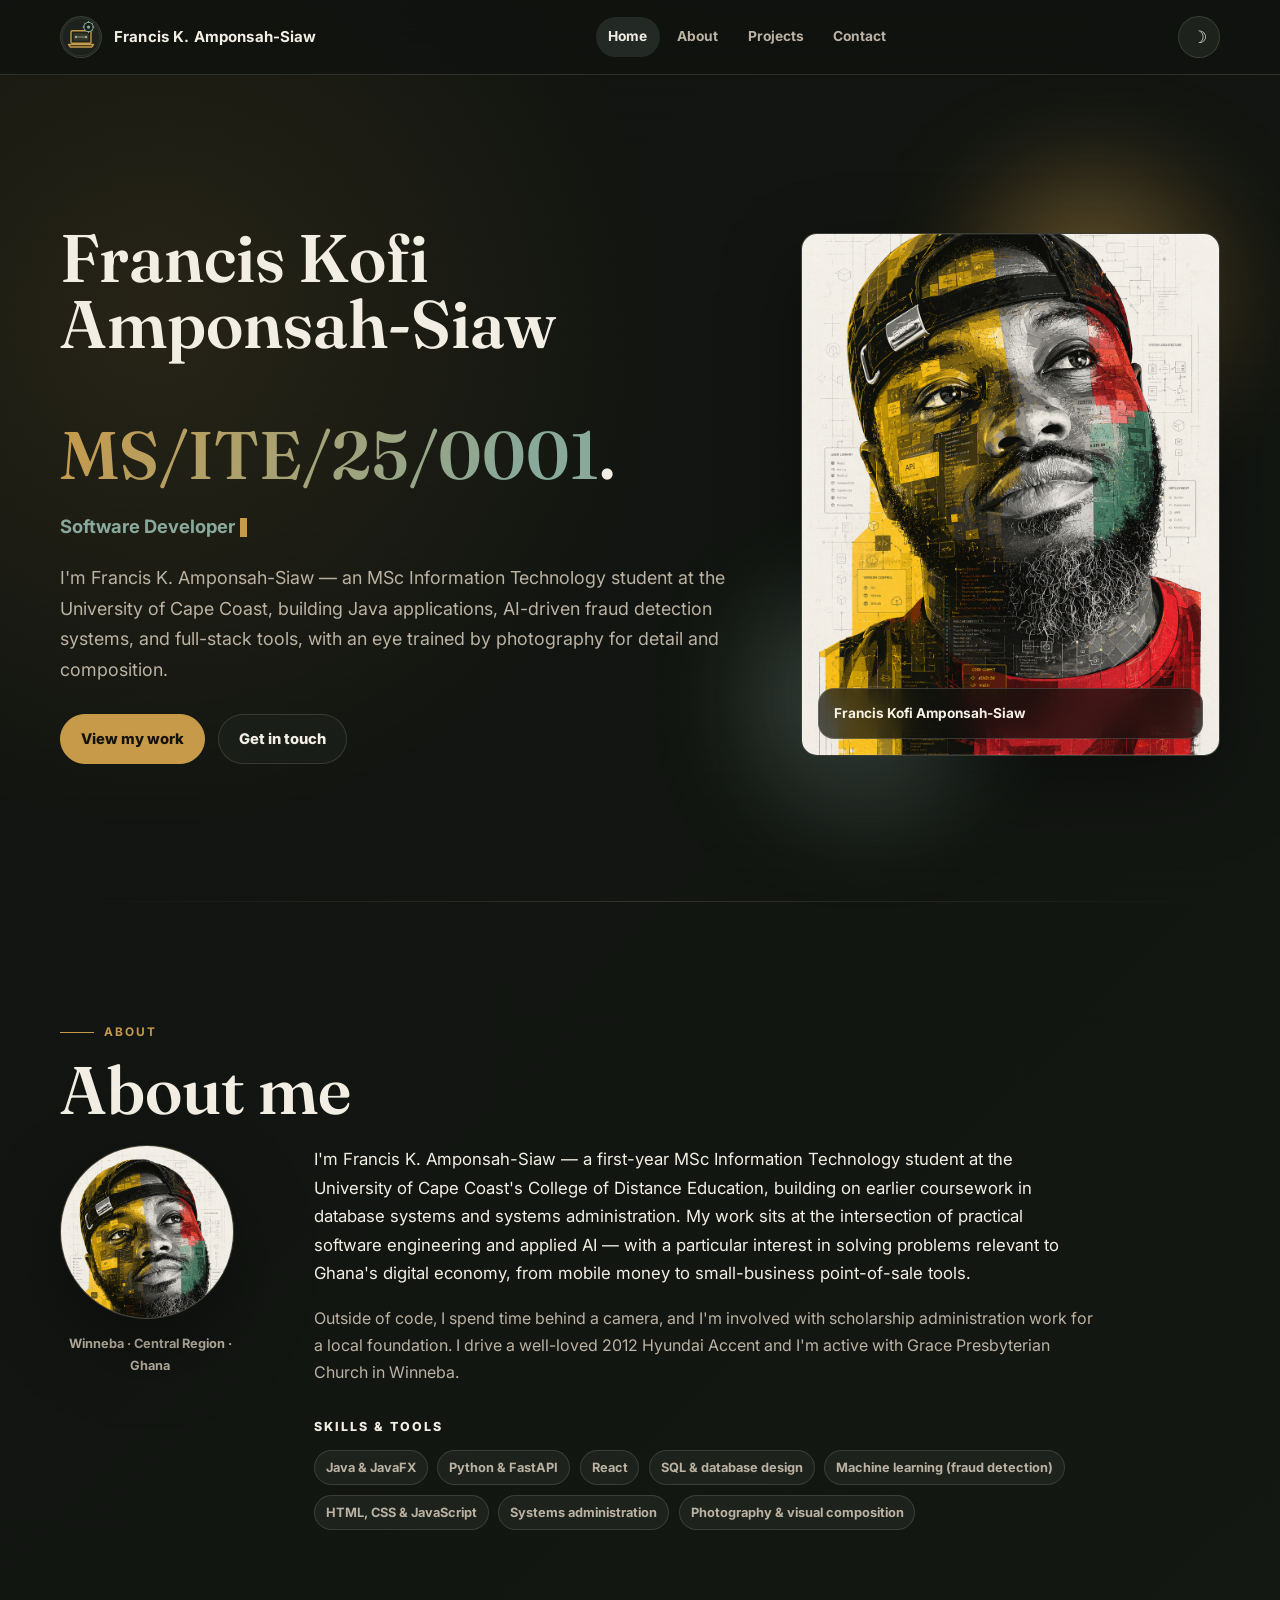
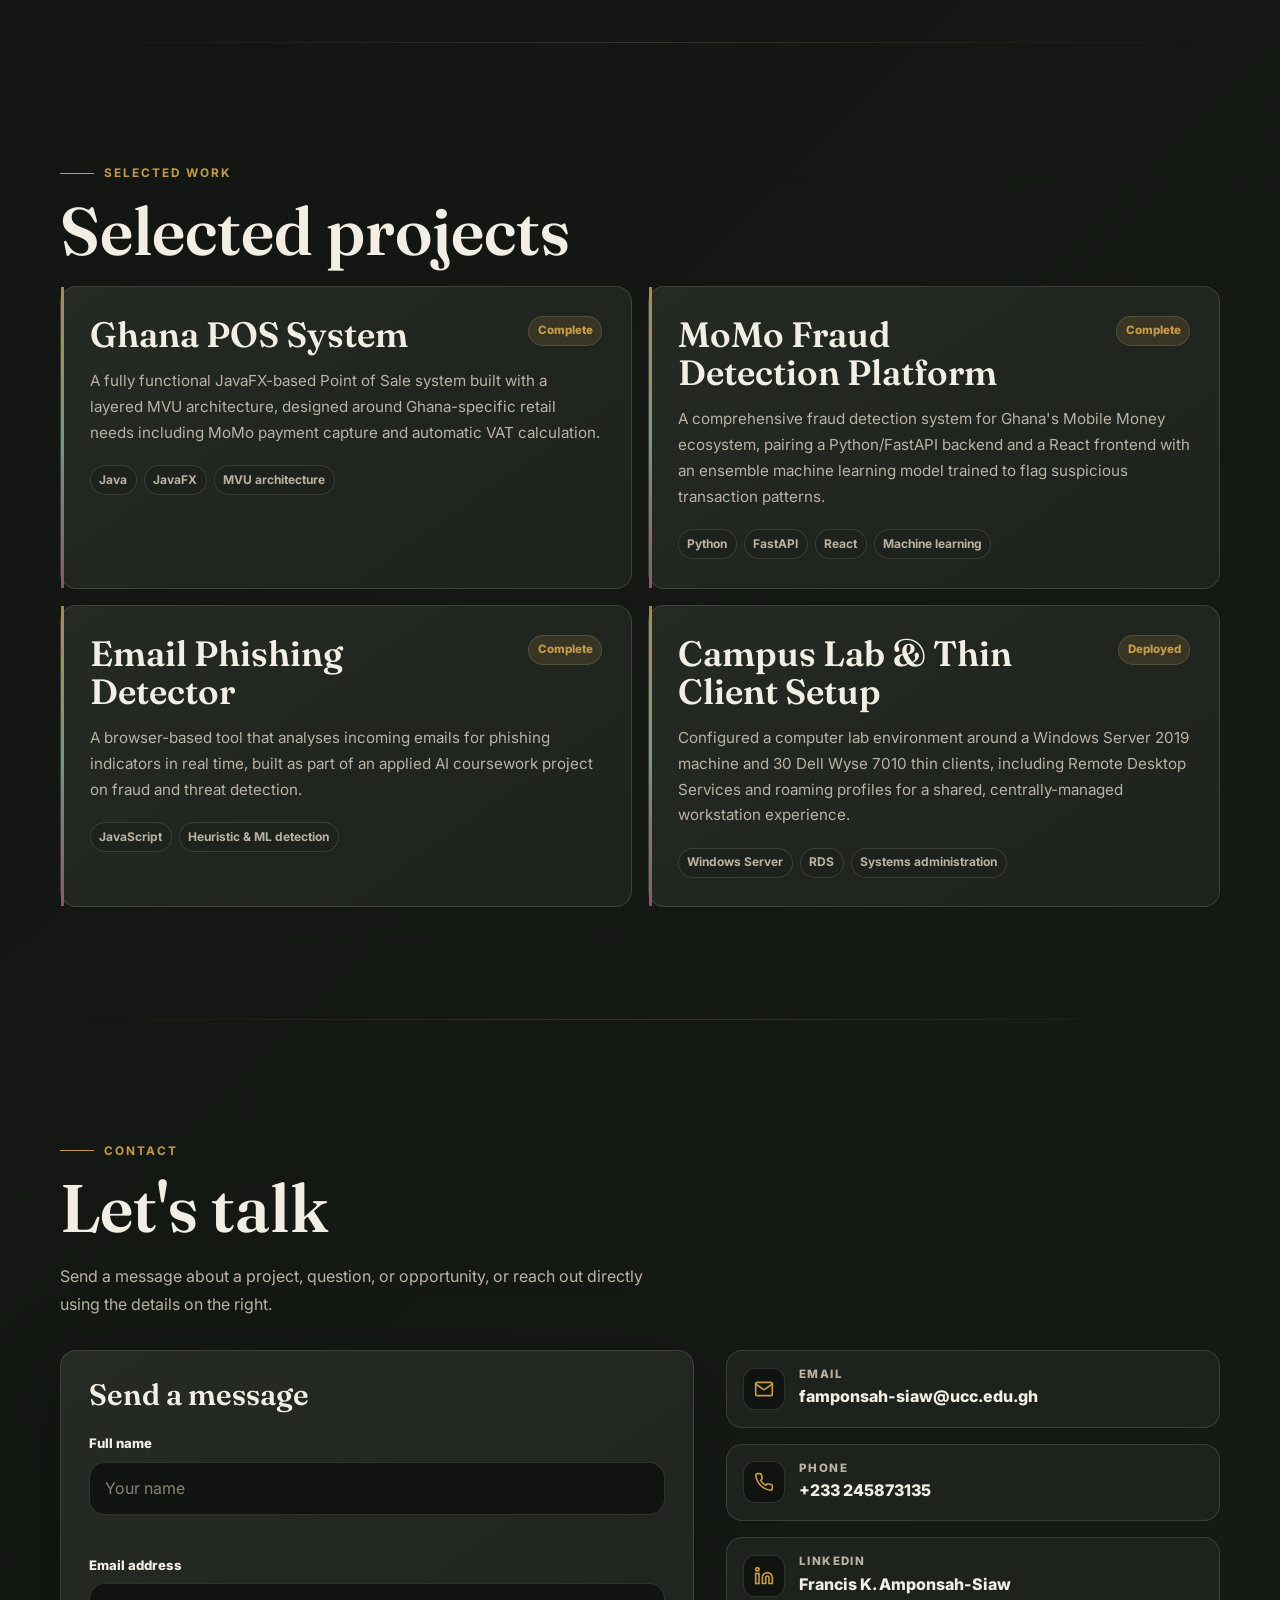
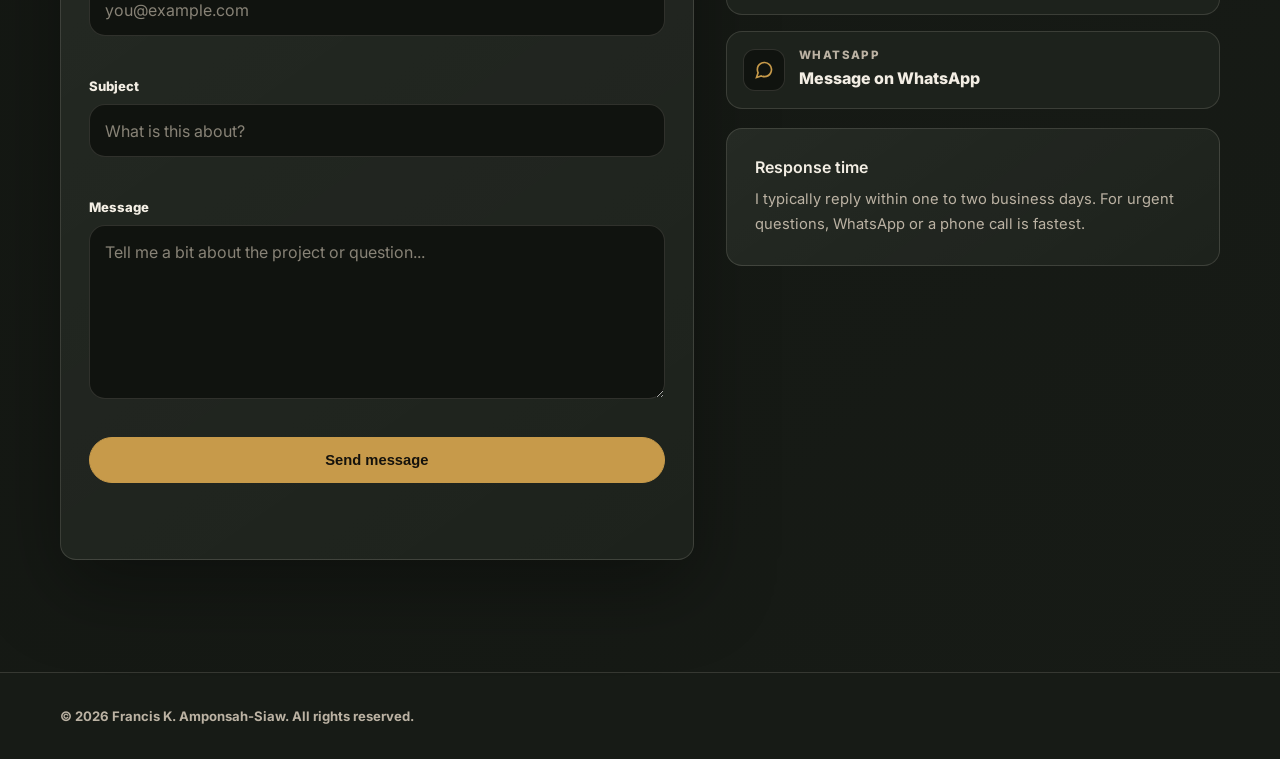
<file: index.html>
<!DOCTYPE html>
<html lang="en">
<head>
<meta charset="UTF-8">
<meta name="viewport" content="width=device-width, initial-scale=1.0">
<title>Francis K. Amponsah-Siaw | MSC Information Technology</title>
<meta name="description" content="Personal portfolio of KKB, an MSc IT student and software developer building Java, AI and full-stack systems in Ghana.">
<link rel="preconnect" href="https://fonts.googleapis.com">
<link rel="preconnect" href="https://fonts.gstatic.com" crossorigin>
<link href="https://fonts.googleapis.com/css2?family=Fraunces:opsz,wght@9..144,400..700&family=Inter:wght@400;500;600;700&display=swap" rel="stylesheet">
<link rel="stylesheet" href="style.css?v=contact-update">
</head>
<body>

<a class="skip-link" href="#main">Skip to content</a>

<header class="site-header" id="top">
  <div class="header-inner">
    <a href="#top" class="logo" aria-label="KKB home">
      <img src="assets/icon.svg" alt="KKB logo" class="logo-mark">
      <span class="logo-name">Francis K. Amponsah-Siaw</span>
    </a>

    <nav class="main-nav" id="main-nav" aria-label="Primary">
      <ul>
        <li><a href="#hero" class="nav-link">Home</a></li>
        <li><a href="#about" class="nav-link">About</a></li>
        <li><a href="#projects" class="nav-link">Projects</a></li>
        <li><a href="#contact" class="nav-link">Contact</a></li>
      </ul>
    </nav>

    <div class="header-controls">
      <button type="button" id="theme-toggle" class="theme-toggle" aria-label="Switch to light mode" aria-pressed="false">
        <span class="theme-icon theme-icon-dark" aria-hidden="true">&#9789;</span>
        <span class="theme-icon theme-icon-light" aria-hidden="true">&#9728;</span>
      </button>

      <button type="button" id="menu-toggle" class="menu-toggle" aria-label="Open menu" aria-expanded="false" aria-controls="mobile-nav">
        <span class="hamburger-line"></span>
        <span class="hamburger-line"></span>
        <span class="hamburger-line"></span>
      </button>
    </div>
  </div>

  <nav id="mobile-nav" class="mobile-nav" aria-label="Mobile" hidden>
    <ul>
      <li><a href="#hero" class="mobile-nav-link">Home</a></li>
      <li><a href="#about" class="mobile-nav-link">About</a></li>
      <li><a href="#projects" class="mobile-nav-link">Projects</a></li>
      <li><a href="#contact" class="mobile-nav-link">Contact</a></li>
    </ul>
  </nav>
</header>

<main id="main">

  <section id="hero" class="hero" aria-labelledby="hero-heading">
    <div class="hero-inner">
      <h2 id="hero-heading">
        Francis Kofi Amponsah-Siaw<br><br>
        <span class="text-gradient">MS/ITE/25/0001</span>.
      </h2>
      <p class="hero-role">
        <span class="role-text" id="role-text">Software Developer</span>
      </p>
      <p class="hero-lede">
        I'm Francis K. Amponsah-Siaw — an MSc Information Technology student at the University of Cape Coast,
        building Java applications, AI-driven fraud detection systems, and full-stack tools,
        with an eye trained by photography for detail and composition.
      </p>
      <div class="hero-cta">
        <a href="#projects" class="btn btn-primary">View my work</a>
        <a href="#contact" class="btn btn-ghost">Get in touch</a>
      </div>
    </div>
    <div class="hero-side">
      <div class="hero-orb hero-orb-a" aria-hidden="true"></div>
      <div class="hero-orb hero-orb-b" aria-hidden="true"></div>
      <figure class="hero-figure">
        <img src="assets/img.png" alt="Picture of Francis K. Amponsah-Siaw" class="hero-figure-img">
        <figcaption>Francis Kofi Amponsah-Siaw</figcaption>
      </figure>
    </div>
  </section>

  <div class="section-divider" role="presentation" aria-hidden="true"></div>

  <section id="about" class="about" aria-labelledby="about-heading">
    <div class="section-inner">
      <p class="eyebrow">About</p>
      <h2 id="about-heading">About me</h2>

      <div class="about-grid">
        <div class="about-photo-frame">
          <div class="photo-placeholder">
            <img class="photo-img" src="assets/img.png" alt="Francis K. Amponsah-Siaw">
          </div>
          <p class="photo-caption">Winneba · Central Region · Ghana</p>
        </div>

        <div class="about-copy">
          <p>
            I'm Francis K. Amponsah-Siaw — a first-year MSc Information Technology student at the University of Cape Coast's
            College of Distance Education, building on earlier coursework in database systems and
            systems administration. My work sits at the intersection of practical software
            engineering and applied AI — with a particular interest in solving problems relevant
            to Ghana's digital economy, from mobile money to small-business point-of-sale tools.
          </p>
          <p>
            Outside of code, I spend time behind a camera, and I'm involved with scholarship
            administration work for a local foundation. I drive a well-loved 2012 Hyundai Accent
            and I'm active with Grace Presbyterian Church in Winneba.
          </p>

          <h3 class="skills-heading">Skills &amp; tools</h3>
          <ul class="skills-list">
            <li>Java &amp; JavaFX</li>
            <li>Python &amp; FastAPI</li>
            <li>React</li>
            <li>SQL &amp; database design</li>
            <li>Machine learning (fraud detection)</li>
            <li>HTML, CSS &amp; JavaScript</li>
            <li>Systems administration</li>
            <li>Photography &amp; visual composition</li>
          </ul>
        </div>
      </div>
    </div>
  </section>

  <div class="section-divider" role="presentation" aria-hidden="true"></div>

  <section id="projects" class="projects" aria-labelledby="projects-heading">
    <div class="section-inner">
      <p class="eyebrow">Selected Work</p>
      <h2 id="projects-heading">Selected projects</h2>

      <div class="project-grid">

        <article class="project-card">
          <div class="project-card-head">
            <h3>Ghana POS System</h3>
            <span class="status-tag">Complete</span>
          </div>
          <p class="project-desc">
            A fully functional JavaFX-based Point of Sale system built with a layered MVU
            architecture, designed around Ghana-specific retail needs including MoMo payment
            capture and automatic VAT calculation.
          </p>
          <ul class="tech-tags">
            <li>Java</li>
            <li>JavaFX</li>
            <li>MVU architecture</li>
          </ul>
        </article>

        <article class="project-card">
          <div class="project-card-head">
            <h3>MoMo Fraud Detection Platform</h3>
            <span class="status-tag">Complete</span>
          </div>
          <p class="project-desc">
            A comprehensive fraud detection system for Ghana's Mobile Money ecosystem, pairing a
            Python/FastAPI backend and a React frontend with an ensemble machine learning model
            trained to flag suspicious transaction patterns.
          </p>
          <ul class="tech-tags">
            <li>Python</li>
            <li>FastAPI</li>
            <li>React</li>
            <li>Machine learning</li>
          </ul>
        </article>

        <article class="project-card">
          <div class="project-card-head">
            <h3>Email Phishing Detector</h3>
            <span class="status-tag">Complete</span>
          </div>
          <p class="project-desc">
            A browser-based tool that analyses incoming emails for phishing indicators in
            real time, built as part of an applied AI coursework project on fraud and threat
            detection.
          </p>
          <ul class="tech-tags">
            <li>JavaScript</li>
            <li>Heuristic &amp; ML detection</li>
          </ul>
        </article>

        <article class="project-card">
          <div class="project-card-head">
            <h3>Campus Lab &amp; Thin Client Setup</h3>
            <span class="status-tag">Deployed</span>
          </div>
          <p class="project-desc">
            Configured a computer lab environment around a Windows Server 2019 machine and 30
            Dell Wyse 7010 thin clients, including Remote Desktop Services and roaming profiles
            for a shared, centrally-managed workstation experience.
          </p>
          <ul class="tech-tags">
            <li>Windows Server</li>
            <li>RDS</li>
            <li>Systems administration</li>
          </ul>
        </article>

      </div>
    </div>
  </section>

  <div class="section-divider" role="presentation" aria-hidden="true"></div>

  <section id="contact" class="contact" aria-labelledby="contact-heading">
    <div class="section-inner">
      <p class="eyebrow">Contact</p>
      <h2 id="contact-heading">Let's talk</h2>
      <p class="contact-lede">
        Send a message about a project, question, or opportunity, or reach out directly
        using the details on the right.
      </p>

      <div class="contact-grid">
        <div class="contact-card">
          <h3>Send a message</h3>

          <form id="contact-form" class="contact-form" name="contact" novalidate>
            <input type="hidden" name="form-name" value="contact">
            <p class="hidden-field">
              <label>Do not fill this out if you are human: <input name="bot-field"></label>
            </p>

            <div class="form-row">
              <label for="name">Full name</label>
              <input type="text" id="name" name="name" placeholder="Your name" autocomplete="name" required>
              <p class="field-error" id="name-error" role="alert"></p>
            </div>

            <div class="form-row">
              <label for="email">Email address</label>
              <input type="email" id="email" name="email" placeholder="you@example.com" autocomplete="email" required>
              <p class="field-error" id="email-error" role="alert"></p>
            </div>

            <div class="form-row">
              <label for="subject">Subject</label>
              <input type="text" id="subject" name="subject" placeholder="What is this about?" required>
              <p class="field-error" id="subject-error" role="alert"></p>
            </div>

            <div class="form-row">
              <label for="message">Message</label>
              <textarea id="message" name="message" rows="6" placeholder="Tell me a bit about the project or question..." required></textarea>
              <p class="field-error" id="message-error" role="alert"></p>
            </div>

            <button type="submit" class="btn btn-primary btn-block">Send message</button>

            <p class="form-status" id="form-status" role="status" aria-live="polite"></p>
          </form>
        </div>

        <div class="contact-side">
          <div class="contact-info-list">
            <article class="contact-info-item">
              <span class="contact-icon" aria-hidden="true">
                <svg viewBox="0 0 24 24" fill="none" stroke="currentColor" stroke-width="2">
                  <path d="M22 6l-10 7L2 6"></path>
                  <rect x="2" y="4" width="20" height="16" rx="2"></rect>
                </svg>
              </span>
              <div>
                <p class="label-sm">Email</p>
                <a class="contact-value" href="mailto:famponsah-siaw@ucc.edu.gh">famponsah-siaw@ucc.edu.gh</a>
              </div>
            </article>

            <article class="contact-info-item">
              <span class="contact-icon" aria-hidden="true">
                <svg viewBox="0 0 24 24" fill="none" stroke="currentColor" stroke-width="2">
                  <path d="M22 16.9v3a2 2 0 0 1-2.2 2 19.8 19.8 0 0 1-8.6-3.1 19.5 19.5 0 0 1-6-6 19.8 19.8 0 0 1-3.1-8.7A2 2 0 0 1 4.1 2h3a2 2 0 0 1 2 1.7c.1 1 .3 2 .6 2.9a2 2 0 0 1-.5 2.1L8 10a16 16 0 0 0 6 6l1.3-1.2a2 2 0 0 1 2.1-.5c.9.3 1.9.5 2.9.6a2 2 0 0 1 1.7 2z"></path>
                </svg>
              </span>
              <div>
                <p class="label-sm">Phone</p>
                <a class="contact-value" href="tel:+233245873135">+233 245873135</a>
              </div>
            </article>

            <article class="contact-info-item">
              <span class="contact-icon" aria-hidden="true">
                <svg viewBox="0 0 24 24" fill="none" stroke="currentColor" stroke-width="2">
                  <path d="M16 8a6 6 0 0 1 6 6v7h-4v-7a2 2 0 0 0-4 0v7h-4v-7a6 6 0 0 1 6-6z"></path>
                  <rect x="2" y="9" width="4" height="12"></rect>
                  <circle cx="4" cy="4" r="2"></circle>
                </svg>
              </span>
              <div>
                <p class="label-sm">LinkedIn</p>
                <a class="contact-value" href="https://www.linkedin.com/" target="_blank" rel="noopener">Francis K. Amponsah-Siaw</a>
              </div>
            </article>

            <article class="contact-info-item">
              <span class="contact-icon" aria-hidden="true">
                <svg viewBox="0 0 24 24" fill="none" stroke="currentColor" stroke-width="2">
                  <path d="M21 11.5a8.38 8.38 0 0 1-.9 3.8 8.5 8.5 0 0 1-7.6 4.7 8.38 8.38 0 0 1-3.8-.9L3 21l1.9-5.7a8.38 8.38 0 0 1-.9-3.8 8.5 8.5 0 0 1 4.7-7.6 8.38 8.38 0 0 1 3.8-.9h.5a8.48 8.48 0 0 1 8 8v.5z"></path>
                </svg>
              </span>
              <div>
                <p class="label-sm">WhatsApp</p>
                <a class="contact-value" href="https://wa.me/233245873135" target="_blank" rel="noopener">Message on WhatsApp</a>
              </div>
            </article>
          </div>

          <aside class="contact-card response-card">
            <h3>Response time</h3>
            <p>
              I typically reply within one to two business days. For urgent questions,
              WhatsApp or a phone call is fastest.
            </p>
          </aside>
        </div>
      </div>
    </div>
  </section>

</main>

<footer class="site-footer">
  <div class="footer-inner">
    <p>&copy; <span id="year"></span> Francis K. Amponsah-Siaw. All rights reserved.</p>
  </div>
</footer>

<script src="script.js"></script>
</body>
</html>
</file>
<file: style.css>
/* ==========================================================================
   Design tokens
   ========================================================================== */

:root {
  --bg: #10130f;
  --bg-alt: #171b16;
  --surface: #1d221c;
  --surface-elevated: #242a23;
  --surface-border: rgba(237, 230, 216, 0.14);
  --text: #f3eee4;
  --text-muted: #bbb2a3;
  --accent-gold: #c79a4a;
  --accent-gold-dim: rgba(199, 154, 74, 0.14);
  --accent-teal: #88a99b;
  --accent-teal-dim: rgba(136, 169, 155, 0.16);
  --accent-wine: #9f5e73;
  --danger: #e37a70;
  --shadow: 0 28px 80px rgba(0, 0, 0, 0.34);

  --font-display: "Fraunces", Georgia, serif;
  --font-body: "Inter", -apple-system, BlinkMacSystemFont, "Segoe UI", sans-serif;

  --max-width: 1160px;
  --radius: 16px;
  --transition: 0.25s cubic-bezier(0.16, 1, 0.3, 1);
}

[data-theme="light"] {
  --bg: #f5f2ec;
  --bg-alt: #e9e4d9;
  --surface: #ffffff;
  --surface-elevated: #fbfaf7;
  --surface-border: rgba(31, 37, 31, 0.14);
  --text: #1c201b;
  --text-muted: #646153;
  --accent-gold: #9a6d24;
  --accent-gold-dim: rgba(154, 109, 36, 0.12);
  --accent-teal: #58796a;
  --accent-teal-dim: rgba(88, 121, 106, 0.12);
  --accent-wine: #8d4e66;
  --danger: #b44238;
  --shadow: 0 24px 70px rgba(52, 42, 26, 0.16);
}

/* ==========================================================================
   Reset and base
   ========================================================================== */

*, *::before, *::after { box-sizing: border-box; }

html { scroll-behavior: smooth; }

@media (prefers-reduced-motion: reduce) {
  html { scroll-behavior: auto; }
  * {
    animation-duration: 0.01ms !important;
    animation-iteration-count: 1 !important;
    transition-duration: 0.01ms !important;
  }
}

/* ==========================================================================
   Scroll reveal (progressive enhancement — class added by script.js)
   ========================================================================== */

.reveal {
  opacity: 0;
  transform: translateY(28px);
  transition: opacity 0.7s cubic-bezier(0.16, 1, 0.3, 1), transform 0.7s cubic-bezier(0.16, 1, 0.3, 1);
}

.reveal-visible {
  opacity: 1;
  transform: none;
}

body {
  margin: 0;
  min-width: 320px;
  background:
    radial-gradient(circle at 12% 8%, rgba(199, 154, 74, 0.12), transparent 32rem),
    linear-gradient(135deg, var(--bg), var(--bg-alt));
  color: var(--text);
  font-family: var(--font-body);
  font-size: 16px;
  line-height: 1.7;
  transition: background var(--transition), color var(--transition);
}

body::before {
  content: "";
  position: fixed;
  inset: 0;
  pointer-events: none;
  background-image: linear-gradient(rgba(255, 255, 255, 0.025) 1px, transparent 1px);
  background-size: 100% 12px;
  opacity: 0.28;
}

h1, h2, h3 {
  font-family: var(--font-display);
  font-optical-sizing: auto;
  font-weight: 600;
  line-height: 0.98;
  margin: 0;
}

.text-gradient {
  background: linear-gradient(120deg, var(--accent-gold), var(--accent-teal) 85%);
  -webkit-background-clip: text;
  background-clip: text;
  color: transparent;
}

h2 {
  font-size: clamp(2.4rem, 6vw, 4.2rem);
  margin-bottom: 1.4rem;
}

h3 {
  line-height: 1.08;
}

p { margin: 0 0 1em; }

a {
  color: var(--accent-teal);
  text-decoration: none;
}

a:hover { text-decoration: underline; }

ul {
  list-style: none;
  margin: 0;
  padding: 0;
}

img {
  display: block;
  max-width: 100%;
}

.skip-link {
  position: absolute;
  left: -999px;
  top: 0;
  z-index: 200;
  background: var(--accent-gold);
  color: #14120e;
  padding: 0.7em 1em;
  font-size: 0.85rem;
  font-weight: 700;
}

.skip-link:focus {
  left: 1rem;
  top: 1rem;
}

:focus-visible {
  outline: 2px solid var(--accent-gold);
  outline-offset: 3px;
}

.section-inner,
.hero-inner {
  width: min(100% - 2rem, var(--max-width));
  margin: 0 auto;
}

.section-inner {
  padding: clamp(4rem, 9vw, 7rem) 0;
}

.eyebrow {
  display: inline-flex;
  align-items: center;
  gap: 0.65rem;
  margin: 0 0 1rem;
  color: var(--accent-gold);
  font-size: 0.74rem;
  font-weight: 700;
  letter-spacing: 0.16em;
  line-height: 1.4;
  text-transform: uppercase;
}

.eyebrow::before {
  content: "";
  width: 34px;
  height: 1px;
  background: currentColor;
}

.section-divider {
  width: min(100% - 2rem, var(--max-width));
  height: 1px;
  margin: 0 auto;
  background: linear-gradient(90deg, transparent, var(--surface-border), transparent);
}

/* ==========================================================================
   Header and navigation
   ========================================================================== */

.site-header {
  position: sticky;
  top: 0;
  z-index: 100;
  border-bottom: 1px solid var(--surface-border);
  background: color-mix(in srgb, var(--bg) 88%, transparent);
  backdrop-filter: blur(18px);
}

.header-inner {
  width: min(100% - 2rem, var(--max-width));
  min-height: 74px;
  margin: 0 auto;
  display: flex;
  align-items: center;
  justify-content: space-between;
  gap: 1rem;
}

.logo {
  display: inline-flex;
  align-items: center;
  min-width: 0;
  gap: 0.75rem;
  color: var(--text);
}

.logo:hover {
  color: var(--text);
  text-decoration: none;
}

.logo-mark {
  display: grid;
  place-items: center;
  flex: 0 0 auto;
  width: 42px;
  height: 42px;
  border: 1px solid var(--surface-border);
  border-radius: 50%;
  background: var(--surface);
  color: var(--accent-gold);
  font-family: var(--font-display);
  font-size: 1.05rem;
  font-weight: 700;
  letter-spacing: 0.03em;
  object-fit: cover;
}

.logo-name {
  overflow: hidden;
  color: var(--text);
  font-size: 0.94rem;
  font-weight: 700;
  letter-spacing: 0.01em;
  text-overflow: ellipsis;
  white-space: nowrap;
}

.main-nav { display: none; }

.main-nav ul {
  display: flex;
  align-items: center;
  gap: 0.25rem;
}

.nav-link {
  display: inline-flex;
  align-items: center;
  min-height: 40px;
  padding: 0 0.8rem;
  border-radius: 999px;
  color: var(--text-muted);
  font-size: 0.86rem;
  font-weight: 700;
  transition: background var(--transition), color var(--transition);
}

.nav-link:hover,
.nav-link.active {
  background: var(--accent-teal-dim);
  color: var(--text);
  text-decoration: none;
}

.header-controls {
  display: flex;
  align-items: center;
  gap: 0.5rem;
}

.theme-toggle,
.menu-toggle {
  width: 42px;
  height: 42px;
  border: 1px solid var(--surface-border);
  border-radius: 50%;
  background: var(--surface);
  color: var(--text);
  cursor: pointer;
  transition: transform var(--transition), border-color var(--transition), background var(--transition);
}

.theme-toggle {
  display: grid;
  place-items: center;
  font-size: 1.05rem;
}

.theme-toggle:hover,
.menu-toggle:hover {
  border-color: var(--accent-gold);
  transform: translateY(-1px);
}

.theme-icon-light { display: none; }
[data-theme="light"] .theme-icon-dark { display: none; }
[data-theme="light"] .theme-icon-light { display: inline; }

.menu-toggle {
  display: flex;
  flex-direction: column;
  align-items: center;
  justify-content: center;
  gap: 5px;
}

.hamburger-line {
  width: 18px;
  height: 2px;
  background: var(--text);
  transition: transform var(--transition), opacity var(--transition);
}

.menu-toggle[aria-expanded="true"] .hamburger-line:nth-child(1) {
  transform: translateY(7px) rotate(45deg);
}

.menu-toggle[aria-expanded="true"] .hamburger-line:nth-child(2) {
  opacity: 0;
}

.menu-toggle[aria-expanded="true"] .hamburger-line:nth-child(3) {
  transform: translateY(-7px) rotate(-45deg);
}

.mobile-nav {
  border-top: 1px solid var(--surface-border);
  background: var(--surface);
}

.mobile-nav ul {
  width: min(100% - 2rem, var(--max-width));
  margin: 0 auto;
  padding: 0.55rem 0 0.8rem;
}

.mobile-nav-link {
  display: block;
  padding: 0.85rem 0.2rem;
  border-bottom: 1px solid var(--surface-border);
  color: var(--text);
  font-size: 0.96rem;
  font-weight: 700;
}

.mobile-nav-link:hover,
.mobile-nav-link.active {
  color: var(--accent-gold);
  text-decoration: none;
}

/* ==========================================================================
   Hero
   ========================================================================== */

.hero {
  width: min(100% - 2rem, var(--max-width));
  margin: 0 auto;
  display: grid;
  grid-template-columns: 1fr;
  gap: clamp(2rem, 5vw, 4rem);
  align-items: center;
  padding: clamp(4rem, 8vw, 7rem) 0 clamp(3rem, 7vw, 6rem);
}

.hero-inner {
  width: 100%;
}

.hero h1 {
  max-width: 12.2ch;
  margin-bottom: 1.3rem;
  font-size: clamp(3rem, 11vw, 6.6rem);
  letter-spacing: 0;
}

.hero-role {
  min-height: 1.45em;
  margin-bottom: 1.35rem;
  color: var(--accent-teal);
  font-size: clamp(1rem, 2vw, 1.15rem);
  font-weight: 700;
}

.role-text::after {
  content: "";
  display: inline-block;
  width: 7px;
  height: 1em;
  margin-left: 5px;
  background: var(--accent-gold);
  vertical-align: text-bottom;
  animation: blink 1s step-start infinite;
}

@keyframes blink {
  50% { opacity: 0; }
}

.hero-lede {
  max-width: 61ch;
  color: var(--text-muted);
  font-size: clamp(1rem, 2vw, 1.12rem);
}

.hero-cta {
  display: flex;
  flex-wrap: wrap;
  gap: 0.85rem;
  margin-top: 1.8rem;
}

.hero-side {
  position: relative;
  min-width: 0;
}

.hero-orb {
  position: absolute;
  z-index: 0;
  border-radius: 50%;
  filter: blur(60px);
  opacity: 0.55;
  pointer-events: none;
  animation: orbit 14s ease-in-out infinite;
}

.hero-orb-a {
  top: -8%;
  right: 4%;
  width: 220px;
  height: 220px;
  background: var(--accent-gold);
}

.hero-orb-b {
  bottom: -6%;
  left: -6%;
  width: 180px;
  height: 180px;
  background: var(--accent-teal);
  animation-delay: -7s;
}

@keyframes orbit {
  0%, 100% { transform: translate(0, 0) scale(1); }
  50% { transform: translate(-14px, 14px) scale(1.08); }
}

.hero-figure {
  position: relative;
  z-index: 1;
  margin: 0;
  border: 1px solid var(--surface-border);
  border-radius: var(--radius);
  background: var(--surface);
  box-shadow: var(--shadow);
  overflow: hidden;
  transition: transform var(--transition), box-shadow var(--transition);
}

.hero-figure:hover {
  transform: translateY(-4px);
  box-shadow: 0 34px 90px rgba(0, 0, 0, 0.4);
}

.hero-figure::after {
  content: "";
  position: absolute;
  inset: 0;
  border: 1px solid rgba(255, 255, 255, 0.08);
  pointer-events: none;
}

.hero-figure img {
  width: 100%;
  aspect-ratio: 4 / 5;
  object-fit: cover;
}

.hero-figure figcaption {
  position: absolute;
  left: 1rem;
  right: 1rem;
  bottom: 1rem;
  margin: 0;
  padding: 0.8rem 0.9rem;
  border: 1px solid rgba(255, 255, 255, 0.16);
  border-radius: var(--radius);
  background: rgba(15, 17, 14, 0.72);
  color: #f6f0e5;
  font-size: 0.85rem;
  font-weight: 700;
  backdrop-filter: blur(12px);
}

/* ==========================================================================
   Buttons
   ========================================================================== */

.btn {
  display: inline-flex;
  align-items: center;
  justify-content: center;
  min-height: 46px;
  padding: 0.78em 1.35em;
  border: 1px solid transparent;
  border-radius: 999px;
  font-size: 0.92rem;
  font-weight: 800;
  cursor: pointer;
  transition: transform var(--transition), background var(--transition), color var(--transition), border-color var(--transition);
}

.btn:hover {
  text-decoration: none;
  transform: translateY(-1px);
}

.btn:active { transform: translateY(0); }

.btn-primary {
  border-color: var(--accent-gold);
  background: var(--accent-gold);
  color: #15120c;
}

.btn-primary:hover {
  background: transparent;
  color: var(--accent-gold);
  box-shadow: 0 0 0 6px var(--accent-gold-dim);
}

.btn-ghost {
  border-color: var(--surface-border);
  background: color-mix(in srgb, var(--surface) 70%, transparent);
  color: var(--text);
}

.btn-ghost:hover {
  border-color: var(--accent-teal);
  color: var(--accent-teal);
}

/* ==========================================================================
   About
   ========================================================================== */

.about-grid {
  display: grid;
  grid-template-columns: 1fr;
  gap: clamp(2rem, 6vw, 4rem);
  align-items: start;
}

.about-photo-frame {
  justify-self: start;
}

.photo-placeholder {
  position: relative;
  z-index: 0;
  display: grid;
  place-items: center;
  width: 174px;
  height: 174px;
  overflow: hidden;
  border: 1px solid var(--surface-border);
  border-radius: 50%;
  background:
    linear-gradient(135deg, var(--accent-gold-dim), transparent),
    var(--surface);
  box-shadow: var(--shadow);
}

.photo-img {
  position: absolute;
  inset: 0;
  width: 100%;
  height: 100%;
  object-fit: cover;
  object-position: center top;
}

.photo-placeholder::before {
  content: "";
  position: absolute;
  inset: -6px;
  border-radius: 50%;
  background: conic-gradient(from 0deg, var(--accent-gold), var(--accent-teal), var(--accent-wine), var(--accent-gold));
  opacity: 0.7;
  z-index: -1;
  animation: spin 10s linear infinite;
}

@keyframes spin {
  to { transform: rotate(360deg); }
}

.photo-caption {
  max-width: 180px;
  margin: 0.9rem 0 0;
  color: var(--text-muted);
  font-size: 0.8rem;
  font-weight: 700;
  text-align: center;
}

.about-copy {
  max-width: 780px;
}

.about-copy p {
  color: var(--text-muted);
}

.about-copy p:first-of-type {
  color: var(--text);
  font-size: 1.05rem;
}

.skills-heading {
  margin-top: 2rem;
  margin-bottom: 0.9rem;
  font-family: var(--font-body);
  font-size: 0.78rem;
  font-weight: 800;
  letter-spacing: 0.16em;
  line-height: 1.4;
  text-transform: uppercase;
}

.skills-list {
  display: flex;
  flex-wrap: wrap;
  gap: 0.6rem;
}

.skills-list li,
.tech-tags li {
  border: 1px solid var(--surface-border);
  border-radius: 999px;
  background: var(--surface);
  color: var(--text-muted);
  font-size: 0.8rem;
  font-weight: 700;
}

.skills-list li {
  padding: 0.45em 0.85em;
}

/* ==========================================================================
   Projects
   ========================================================================== */

.project-grid {
  display: grid;
  grid-template-columns: 1fr;
  gap: 1rem;
}

.project-card {
  position: relative;
  min-height: 100%;
  padding: clamp(1.35rem, 3vw, 1.8rem);
  border: 1px solid var(--surface-border);
  border-radius: var(--radius);
  background:
    linear-gradient(145deg, rgba(255, 255, 255, 0.035), transparent),
    var(--surface);
  transition: border-color var(--transition), box-shadow var(--transition), transform var(--transition);
}

.project-card::before {
  content: "";
  position: absolute;
  inset: 0 auto 0 0;
  width: 3px;
  background: linear-gradient(var(--accent-gold), var(--accent-teal), var(--accent-wine));
  opacity: 0.85;
}

.project-card:hover {
  border-color: color-mix(in srgb, var(--accent-gold) 62%, var(--surface-border));
  box-shadow: var(--shadow), 0 0 0 1px var(--accent-gold-dim);
  transform: translateY(-5px);
}

.project-card-head {
  display: flex;
  flex-wrap: wrap;
  align-items: flex-start;
  justify-content: space-between;
  gap: 0.75rem;
  margin-bottom: 0.9rem;
}

.project-card-head h3 {
  max-width: 15ch;
  color: var(--text);
  font-size: clamp(1.7rem, 4vw, 2.2rem);
}

.status-tag {
  display: inline-flex;
  align-items: center;
  min-height: 30px;
  padding: 0.25em 0.75em;
  border: 1px solid var(--surface-border);
  border-radius: 999px;
  background: var(--accent-gold-dim);
  color: var(--accent-gold);
  font-size: 0.72rem;
  font-weight: 800;
  line-height: 1;
  white-space: nowrap;
}

.project-desc {
  color: var(--text-muted);
  font-size: 0.95rem;
}

.tech-tags {
  display: flex;
  flex-wrap: wrap;
  gap: 0.45rem;
  margin-top: 1.2rem;
}

.tech-tags li {
  padding: 0.32em 0.7em;
  font-size: 0.75rem;
}

/* ==========================================================================
   Contact
   ========================================================================== */

.contact-lede {
  max-width: 62ch;
  color: var(--text-muted);
}

.contact-grid {
  display: grid;
  grid-template-columns: 1fr;
  gap: clamp(1.4rem, 4vw, 2rem);
  align-items: start;
  margin-top: 2rem;
}

.contact-card {
  padding: clamp(1.25rem, 3vw, 1.75rem);
  border: 1px solid var(--surface-border);
  border-radius: var(--radius);
  background:
    linear-gradient(145deg, rgba(255, 255, 255, 0.035), transparent),
    var(--surface);
  box-shadow: var(--shadow);
}

.contact-card h3 {
  margin-bottom: 1.35rem;
  font-size: clamp(1.45rem, 3vw, 1.85rem);
}

.contact-form {
  width: 100%;
}

.hidden-field {
  position: absolute;
  left: -9999px;
}

.form-row {
  display: flex;
  flex-direction: column;
  margin-bottom: 1.2rem;
}

.form-row label {
  margin-bottom: 0.45rem;
  color: var(--text);
  font-size: 0.82rem;
  font-weight: 800;
}

.form-row input,
.form-row textarea {
  width: 100%;
  border: 1px solid var(--surface-border);
  border-radius: var(--radius);
  background: var(--bg);
  color: var(--text);
  font-family: var(--font-body);
  font-size: 1rem;
  line-height: 1.5;
  padding: 0.85em 0.95em;
  resize: vertical;
  transition: border-color var(--transition), box-shadow var(--transition), background var(--transition);
}

.form-row input::placeholder,
.form-row textarea::placeholder {
  color: color-mix(in srgb, var(--text-muted) 70%, transparent);
}

.form-row input:focus,
.form-row textarea:focus {
  outline: none;
  border-color: var(--accent-gold);
  box-shadow: 0 0 0 4px var(--accent-gold-dim);
}

.form-row input.invalid,
.form-row textarea.invalid {
  border-color: var(--danger);
}

.field-error {
  min-height: 1.15em;
  margin: 0.4em 0 0;
  color: var(--danger);
  font-size: 0.78rem;
  font-weight: 700;
}

.form-status {
  min-height: 1.2em;
  margin-top: 1rem;
  font-size: 0.9rem;
  font-weight: 800;
}

.form-status.success { color: var(--accent-teal); }
.form-status.error { color: var(--danger); }

.btn-block {
  width: 100%;
}

.contact-side {
  display: flex;
  flex-direction: column;
  gap: 1.2rem;
}

.contact-info-list {
  display: flex;
  flex-direction: column;
  gap: 1rem;
}

.contact-info-item {
  display: flex;
  align-items: center;
  gap: 0.9rem;
  padding: 1rem;
  border: 1px solid var(--surface-border);
  border-radius: var(--radius);
  background: var(--surface);
  transition: border-color var(--transition), transform var(--transition), box-shadow var(--transition);
}

.contact-info-item:hover {
  border-color: color-mix(in srgb, var(--accent-teal) 62%, var(--surface-border));
  box-shadow: 0 0 0 5px var(--accent-teal-dim);
  transform: translateY(-2px);
}

.contact-icon {
  display: grid;
  flex: 0 0 auto;
  place-items: center;
  width: 42px;
  height: 42px;
  border: 1px solid var(--surface-border);
  border-radius: 12px;
  background: var(--bg);
  color: var(--accent-gold);
}

.contact-icon svg {
  width: 20px;
  height: 20px;
}

.label-sm {
  margin: 0 0 0.1rem;
  color: var(--text-muted);
  font-size: 0.72rem;
  font-weight: 800;
  letter-spacing: 0.12em;
  line-height: 1.3;
  text-transform: uppercase;
}

.contact-value {
  color: var(--text);
  font-weight: 800;
  overflow-wrap: anywhere;
}

.response-card {
  box-shadow: none;
}

.response-card h3 {
  margin-bottom: 0.55rem;
  font-family: var(--font-body);
  font-size: 1rem;
  line-height: 1.3;
}

.response-card p {
  margin: 0;
  color: var(--text-muted);
  font-size: 0.92rem;
}

/* ==========================================================================
   Footer
   ========================================================================== */

.site-footer {
  border-top: 1px solid var(--surface-border);
  background: var(--bg-alt);
}

.footer-inner {
  width: min(100% - 2rem, var(--max-width));
  margin: 0 auto;
  padding: 2rem 0;
  display: flex;
  flex-wrap: wrap;
  justify-content: space-between;
  gap: 0.6rem 1rem;
  color: var(--text-muted);
  font-size: 0.82rem;
  font-weight: 700;
}

.footer-inner p {
  margin: 0;
}

/* ==========================================================================
   Responsive
   ========================================================================== */

@media (min-width: 700px) {
  .about-grid {
    grid-template-columns: 190px minmax(0, 1fr);
  }

  .project-grid {
    grid-template-columns: repeat(2, minmax(0, 1fr));
  }
}

@media (min-width: 900px) {
  .main-nav { display: block; }
  .menu-toggle { display: none; }
  .mobile-nav { display: none !important; }

  .hero {
    grid-template-columns: minmax(0, 1.1fr) minmax(320px, 0.68fr);
    min-height: calc(100vh - 74px);
  }

  .contact-grid {
    grid-template-columns: minmax(0, 1fr) minmax(300px, 0.78fr);
  }
}

@media (max-width: 520px) {
  .logo-name {
    max-width: 13rem;
  }

  .hero {
    padding-top: 3rem;
  }

  .hero h1 {
    font-size: clamp(2.85rem, 15vw, 4.2rem);
  }

  .hero-cta .btn {
    width: 100%;
  }

  .hero-figure figcaption {
    position: static;
    border-width: 1px 0 0;
    border-radius: 0;
    background: var(--surface);
    color: var(--text);
  }

  .contact-card {
    padding: 1rem;
  }
}
</file>
